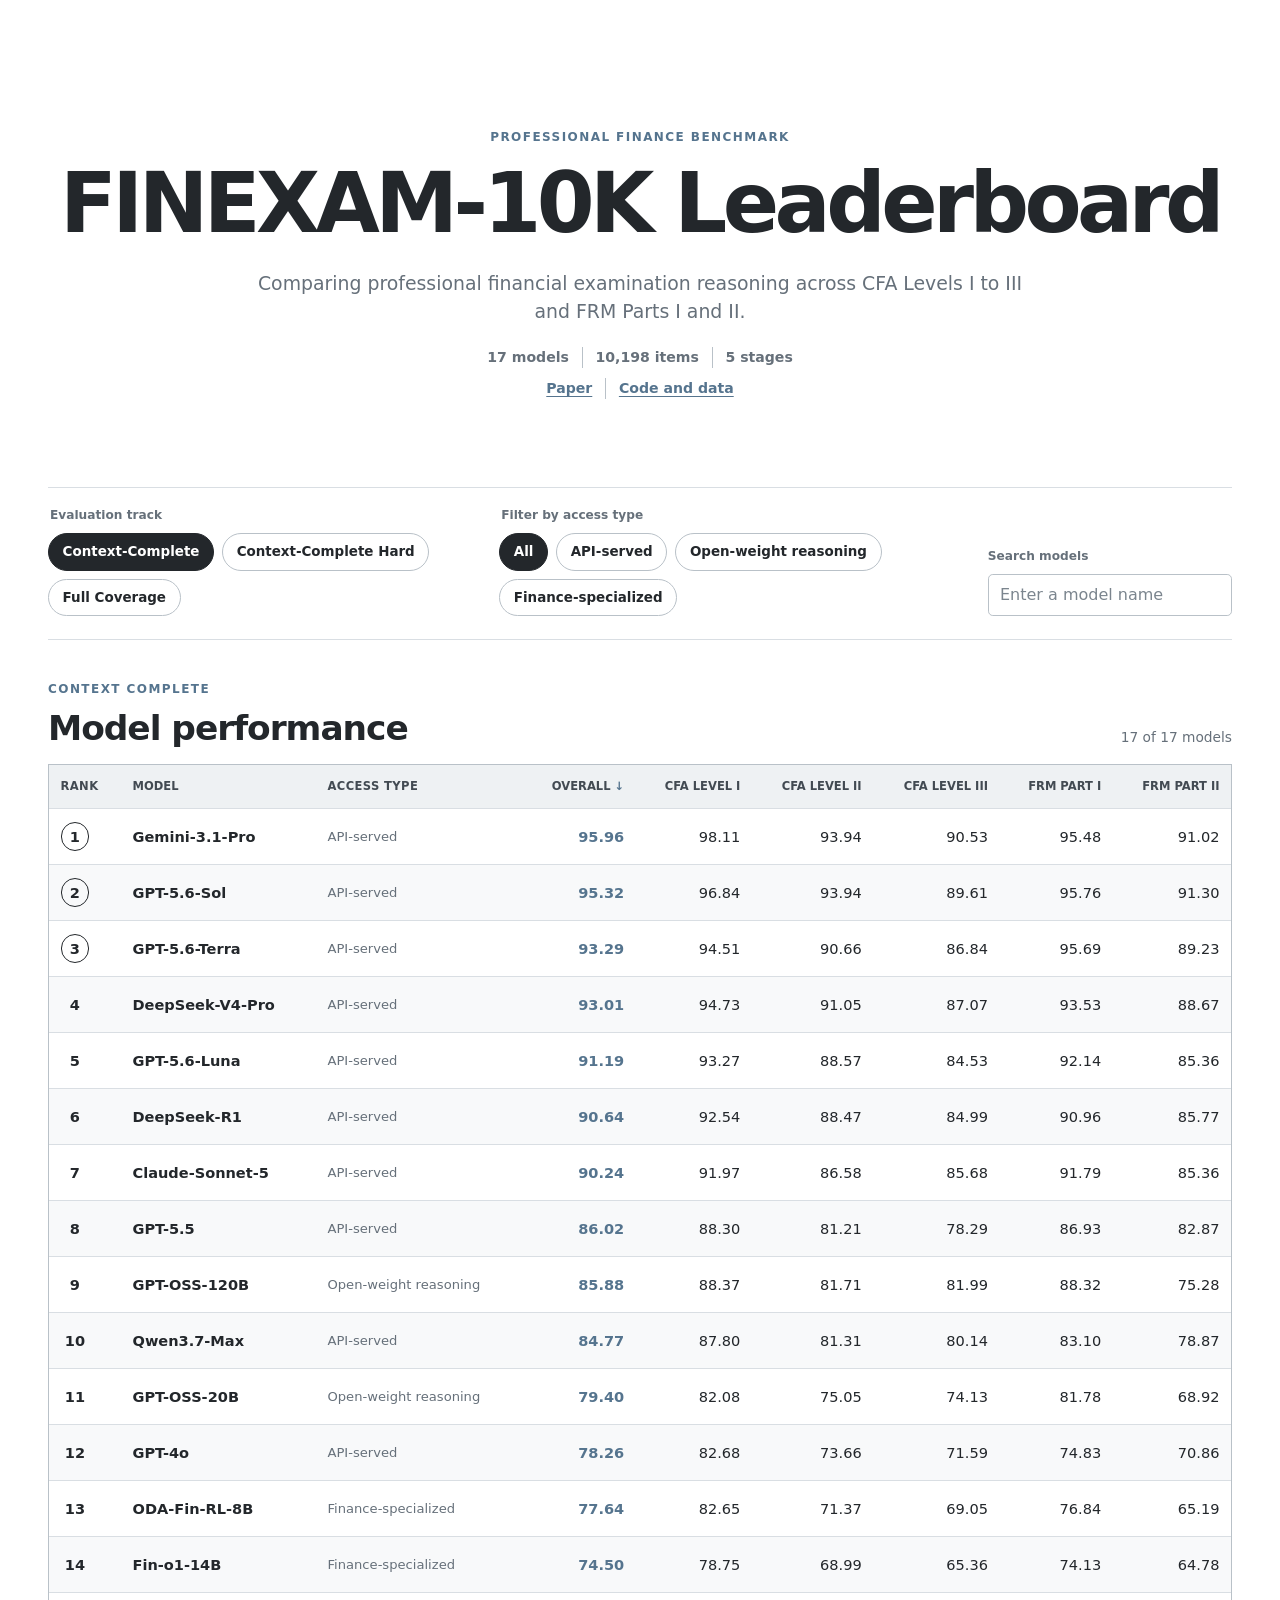
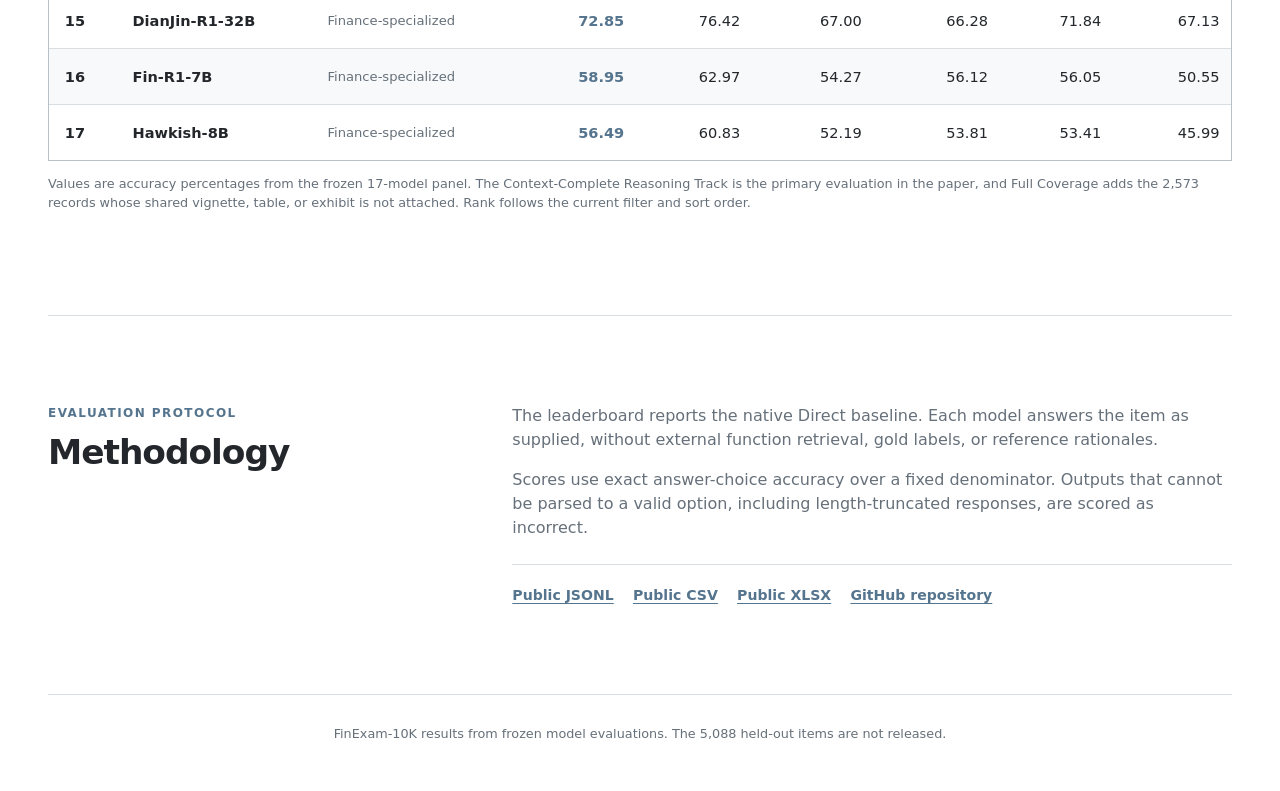
<file: docs/index.html>
<!doctype html>
<html lang="en">
<head>
  <meta charset="utf-8">
  <meta name="viewport" content="width=device-width, initial-scale=1">
  <meta name="description" content="FinExam-10K benchmark results for professional financial examination reasoning.">
  <title>FinExam-10K Leaderboard</title>
  <link rel="stylesheet" href="assets/site.css">
  <script src="assets/site.js" defer></script>
</head>
<body>
  <a class="skip-link" href="#leaderboard">Skip to leaderboard</a>
  <main class="page">
    <header class="hero" aria-labelledby="page-title">
      <p class="kicker">Professional finance benchmark</p>
      <h1 id="page-title">FINEXAM-10K Leaderboard</h1>
      <p class="subtitle">Comparing professional financial examination reasoning across CFA Levels I to III and FRM Parts I and II.</p>
      <p class="metadata" aria-label="Benchmark summary">
        <span>17 models</span><span>10,198 items</span><span>5 stages</span>
      </p>
      <p class="metadata hero-links">
        <a href="https://arxiv.org/abs/2608.28155">Paper</a><a href="https://github.com/YanLin-Quinne/FinExam10k">Code and data</a>
      </p>
    </header>

    <section id="leaderboard" class="leaderboard" aria-labelledby="leaderboard-title">
      <div class="leaderboard-tools">
        <fieldset class="category-filter">
          <legend>Evaluation track</legend>
          <div class="filter-pills">
            <button class="filter-pill" type="button" data-view="cc" aria-pressed="true">Context-Complete</button>
            <button class="filter-pill" type="button" data-view="h372" aria-pressed="false">Context-Complete Hard</button>
            <button class="filter-pill" type="button" data-view="full" aria-pressed="false">Full Coverage</button>
          </div>
        </fieldset>
        <fieldset class="category-filter">
          <legend>Filter by access type</legend>
          <div class="filter-pills">
            <button class="filter-pill" type="button" data-category="all" aria-pressed="true">All</button>
            <button class="filter-pill" type="button" data-category="Proprietary API served" aria-pressed="false">API-served</button>
            <button class="filter-pill" type="button" data-category="Open weight reasoning" aria-pressed="false">Open-weight reasoning</button>
            <button class="filter-pill" type="button" data-category="Finance specialized" aria-pressed="false">Finance-specialized</button>
          </div>
        </fieldset>
        <div class="search-control">
          <label for="model-search">Search models</label>
          <input id="model-search" type="search" autocomplete="off" placeholder="Enter a model name">
        </div>
      </div>

      <div class="table-heading">
        <div>
          <p id="view-label" class="section-label">Context Complete</p>
          <h2 id="leaderboard-title">Model performance</h2>
        </div>
        <p id="results-status" class="results-status" aria-live="polite">Loading results</p>
      </div>

      <div class="table-shell" tabindex="0" aria-label="Scrollable model leaderboard">
        <table>
          <caption id="view-caption">Accuracy in percent. The 7,625 items with all answer-necessary evidence present in the local record. Select a column heading to sort.</caption>
          <thead>
            <tr>
              <th scope="col">Rank</th>
              <th scope="col" aria-sort="none"><button type="button" data-sort="model">Model</button></th>
              <th scope="col">Access type</th>
              <th scope="col" aria-sort="descending"><button type="button" data-sort="accuracy">Overall</button></th>
              <th scope="col" aria-sort="none"><button type="button" data-sort="CFA Level I">CFA Level I</button></th>
              <th scope="col" aria-sort="none"><button type="button" data-sort="CFA Level II">CFA Level II</button></th>
              <th scope="col" aria-sort="none"><button type="button" data-sort="CFA Level III">CFA Level III</button></th>
              <th scope="col" aria-sort="none"><button type="button" data-sort="FRM Part I">FRM Part I</button></th>
              <th scope="col" aria-sort="none"><button type="button" data-sort="FRM Part II">FRM Part II</button></th>
            </tr>
          </thead>
          <tbody id="leaderboard-body"></tbody>
        </table>
      </div>
      <p class="table-note">Values are accuracy percentages from the frozen 17-model panel. The Context-Complete Reasoning Track is the primary evaluation in the paper, and Full Coverage adds the 2,573 records whose shared vignette, table, or exhibit is not attached. Rank follows the current filter and sort order.</p>
    </section>

    <section class="methodology" aria-labelledby="methodology-title">
      <div class="methodology-heading">
        <p class="section-label">Evaluation protocol</p>
        <h2 id="methodology-title">Methodology</h2>
      </div>
      <div class="methodology-copy">
        <p class="method-copy">The leaderboard reports the native Direct baseline. Each model answers the item as supplied, without external function retrieval, gold labels, or reference rationales.</p>
        <p class="method-copy">Scores use exact answer-choice accuracy over a fixed denominator. Outputs that cannot be parsed to a valid option, including length-truncated responses, are scored as incorrect.</p>
        <nav class="resource-links" aria-label="Public resources">
          <a href="data/finexam10k_public_5110.jsonl">Public JSONL</a>
          <a href="data/finexam10k_public_5110.csv">Public CSV</a>
          <a href="data/finexam10k_public_5110.xlsx">Public XLSX</a>
          <a href="https://github.com/YanLin-Quinne/FinExam10k">GitHub repository</a>
        </nav>
      </div>
    </section>
  </main>
  <footer>FinExam-10K results from frozen model evaluations. The 5,088 held-out items are not released.</footer>
</body>
</html>
</file>
<file: docs/assets/site.css>
:root {
  --ink: #23272b;
  --muted: #66707a;
  --line: #d9dee3;
  --line-strong: #b9c1c8;
  --paper: #ffffff;
  --row: #f8f9fa;
  --row-hover: #f1f5f7;
  --accent: #55748e;
  color-scheme: light;
}

* { box-sizing: border-box; }

html { scroll-behavior: smooth; }

body {
  margin: 0;
  background: var(--paper);
  color: var(--ink);
  font-family: Inter, ui-sans-serif, system-ui, -apple-system, BlinkMacSystemFont, "Segoe UI", sans-serif;
  line-height: 1.5;
}

button,
input { font: inherit; }

a {
  color: var(--accent);
  text-underline-offset: 0.2em;
}

a:hover { color: var(--ink); }

:focus-visible {
  outline: 3px solid var(--accent);
  outline-offset: 3px;
}

.skip-link {
  position: fixed;
  top: -5rem;
  left: 1rem;
  z-index: 30;
  padding: 0.65rem 1rem;
  background: var(--ink);
  color: #fff;
}

.skip-link:focus { top: 1rem; }

.page,
footer {
  width: min(74rem, calc(100% - 2.5rem));
  margin-inline: auto;
}

.hero {
  padding: clamp(4.5rem, 10vw, 8rem) 0 clamp(3.5rem, 7vw, 5.5rem);
  text-align: center;
}

.kicker,
.section-label {
  margin: 0 0 0.7rem;
  color: var(--accent);
  font-size: 0.75rem;
  font-weight: 750;
  letter-spacing: 0.12em;
  text-transform: uppercase;
}

h1,
h2 {
  margin: 0;
  color: var(--ink);
  line-height: 1.12;
}

h1 {
  font-size: clamp(2.9rem, 7vw, 5.2rem);
  font-weight: 760;
  letter-spacing: -0.055em;
}

h2 {
  font-size: clamp(1.55rem, 3vw, 2.15rem);
  letter-spacing: -0.03em;
}

.subtitle {
  max-width: 49rem;
  margin: 1.15rem auto 0;
  color: var(--muted);
  font-size: clamp(1rem, 2vw, 1.18rem);
}

.metadata {
  display: flex;
  flex-wrap: wrap;
  justify-content: center;
  gap: 0;
  margin: 1.35rem 0 0;
  color: var(--muted);
  font-size: 0.88rem;
  font-weight: 650;
}

.metadata span { padding: 0 0.8rem; }
.metadata span + span { border-left: 1px solid var(--line-strong); }
.hero-links { margin-top: 0.6rem; }
.hero-links a { padding: 0 0.8rem; }
.hero-links a + a { border-left: 1px solid var(--line-strong); }

.leaderboard {
  padding-bottom: clamp(4.5rem, 8vw, 7rem);
}

.leaderboard-tools {
  display: flex;
  align-items: flex-end;
  justify-content: space-between;
  gap: 1.25rem 2rem;
  padding: 1.15rem 0 1.4rem;
  border-top: 1px solid var(--line);
  border-bottom: 1px solid var(--line);
}

.category-filter {
  min-width: 0;
  margin: 0;
  padding: 0;
  border: 0;
}

.category-filter legend,
.search-control label {
  display: block;
  margin-bottom: 0.55rem;
  color: var(--muted);
  font-size: 0.76rem;
  font-weight: 700;
}

.filter-pills {
  display: flex;
  flex-wrap: wrap;
  gap: 0.5rem;
}

.filter-pill {
  min-height: 2.35rem;
  padding: 0.45rem 0.85rem;
  border: 1px solid var(--line-strong);
  border-radius: 999px;
  background: #fff;
  color: var(--ink);
  cursor: pointer;
  font-size: 0.84rem;
  font-weight: 650;
}

.filter-pill:hover { border-color: var(--ink); }

.filter-pill[aria-pressed="true"] {
  border-color: var(--ink);
  background: var(--ink);
  color: #fff;
}

.search-control {
  flex: 0 1 19rem;
  width: min(19rem, 100%);
}

.search-control input {
  width: 100%;
  min-height: 2.45rem;
  padding: 0.5rem 0.7rem;
  border: 1px solid var(--line-strong);
  border-radius: 0.3rem;
  background: #fff;
  color: var(--ink);
}

.search-control input::placeholder { color: #7b858e; }

.table-heading {
  display: flex;
  align-items: flex-end;
  justify-content: space-between;
  gap: 1rem;
  margin: 2.5rem 0 1rem;
}

.results-status {
  margin: 0;
  color: var(--muted);
  font-size: 0.86rem;
}

.table-shell {
  overflow-x:auto;
  border: 1px solid var(--line-strong);
}

table {
  width: 100%;
  min-width: 68rem;
  border-collapse: collapse;
  font-size: 0.91rem;
}

caption {
  position: absolute;
  width: 1px;
  height: 1px;
  padding: 0;
  margin: -1px;
  overflow: hidden;
  clip: rect(0, 0, 0, 0);
  white-space: nowrap;
  border: 0;
}

th,
td {
  padding: 0.82rem 0.72rem;
  border-bottom: 1px solid var(--line);
  text-align: right;
  font-variant-numeric: tabular-nums;
  white-space: nowrap;
}

th:first-child,
th:nth-child(2),
th:nth-child(3),
td:first-child,
td:nth-child(2),
td:nth-child(3) { text-align: left; }

th {
  position:sticky;
  top: 0;
  z-index: 2;
  background: #eef1f3;
  color: #424a52;
  font-size: 0.72rem;
  font-weight: 750;
  letter-spacing: 0.035em;
  text-transform: uppercase;
}

th button {
  width: 100%;
  padding: 0;
  border: 0;
  background: transparent;
  color: inherit;
  cursor: pointer;
  font: inherit;
  text-align: inherit;
  text-transform: inherit;
}

th[aria-sort="ascending"] button::after { content: " ↑"; color: var(--accent); }
th[aria-sort="descending"] button::after { content: " ↓"; color: var(--accent); }

tbody tr:nth-child(even) { background: var(--row); }
tbody tr:hover { background: var(--row-hover); }
tbody tr:last-child td { border-bottom: 0; }

.rank-cell { width: 4.5rem; }

.rank-mark {
  display: inline-grid;
  width: 1.8rem;
  height: 1.8rem;
  place-items: center;
  border: 1px solid transparent;
  border-radius: 50%;
  font-weight: 700;
}

.rank-mark.top-rank {
  border-color: var(--ink);
  color: var(--ink);
}

.model-name {
  color: var(--ink);
  font-weight: 730;
}

.access-type {
  color: var(--muted);
  font-size: 0.82rem;
}

.overall-score {
  color: var(--accent);
  font-weight: 780;
}

.empty-state {
  padding: 2.5rem 1rem;
  color: var(--muted);
  text-align: center !important;
}

.table-note {
  margin: 0.8rem 0 0;
  color: var(--muted);
  font-size: 0.8rem;
}

.methodology {
  display: grid;
  grid-template-columns: minmax(12rem, 0.7fr) minmax(0, 1.3fr);
  gap: clamp(2rem, 6vw, 5rem);
  padding: clamp(3.5rem, 7vw, 5.5rem) 0;
  border-top: 1px solid var(--line);
}

.methodology-copy { max-width: 45rem; }

.method-copy {
  margin: 0 0 1rem;
  color: var(--muted);
}

.resource-links {
  display: flex;
  flex-wrap: wrap;
  gap: 0.7rem 1.2rem;
  margin-top: 1.5rem;
  padding-top: 1.25rem;
  border-top: 1px solid var(--line);
}

.resource-links a { font-size: 0.88rem; font-weight: 700; }

footer {
  padding: 1.8rem 0 3rem;
  border-top: 1px solid var(--line);
  color: var(--muted);
  font-size: 0.8rem;
  text-align: center;
}

@media (max-width: 720px) {
  .page,
  footer { width: calc(100% - 2rem); }

  .hero { padding-top: 4.5rem; }
  h1 { font-size: clamp(2.55rem, 13vw, 3.6rem); }

  .leaderboard-tools,
  .table-heading {
    align-items: stretch;
    flex-direction: column;
  }

  .category-filter,
  .search-control { width: 100%; }

  .filter-pills { gap: 0.4rem; }
  .filter-pill { flex: 1 1 auto; }

  .methodology {
    grid-template-columns: 1fr;
    gap: 1.5rem;
  }
}

@media (max-width: 420px) {
  .metadata span { padding: 0 0.55rem; }
  .filter-pill { font-size: 0.78rem; padding-inline: 0.65rem; }
}

@media (prefers-reduced-motion: reduce) {
  html { scroll-behavior: auto; }
}
</file>
